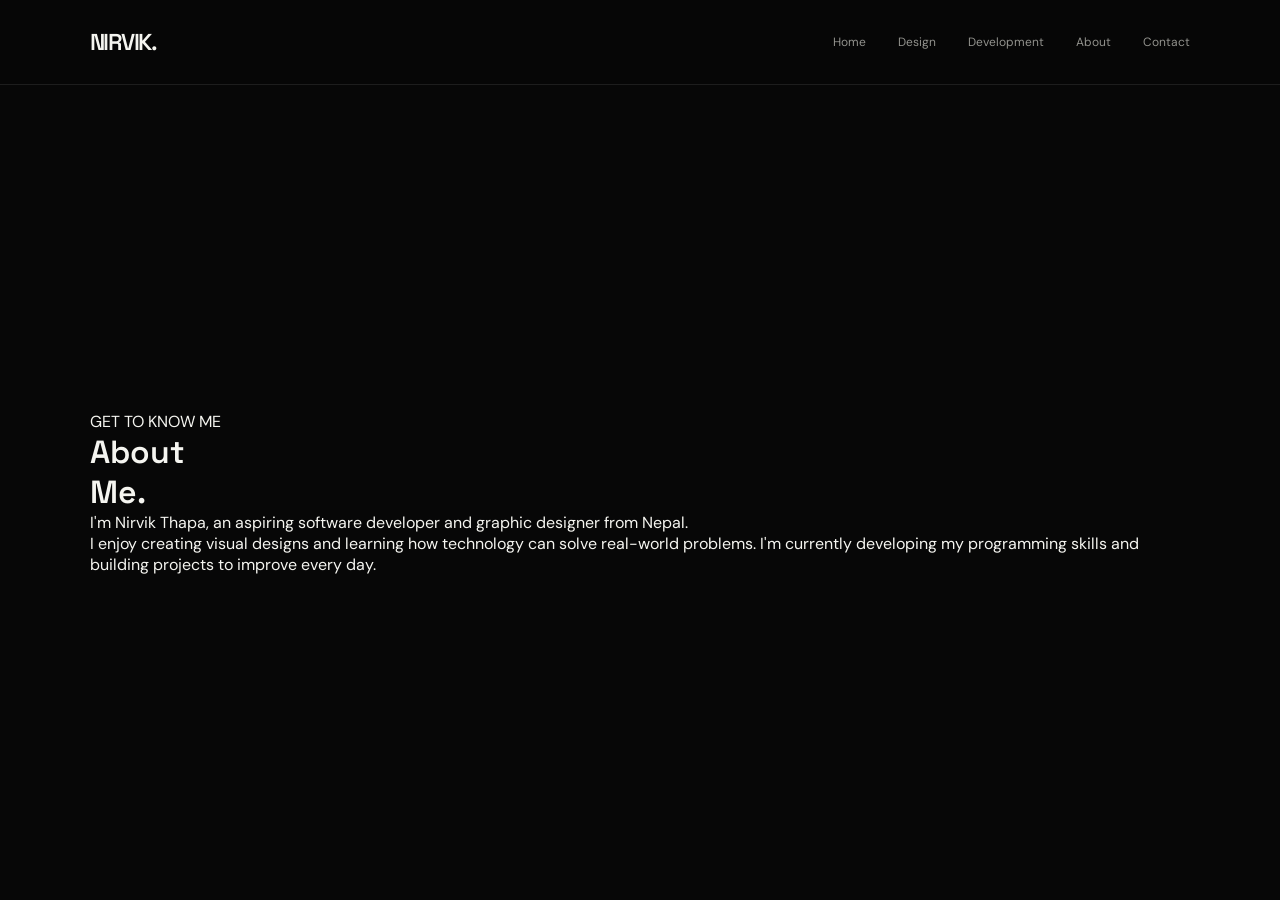
<file: about.html>
<!DOCTYPE html>
<html lang="en">
<head>
    <meta charset="UTF-8">
    <meta name="viewport" content="width=device-width, initial-scale=1.0">
    <title>About Me | Nirvik Thapa</title>
    <link rel="stylesheet" href="css/style.css">
</head>

<body>

    <header>
        <h2>NIRVIK.</h2>

        <nav>
            <a href="index.html">Home</a>
            <a href="design.html">Design</a>
            <a href="development.html">Development</a>
            <a href="about.html">About</a>
            <a href="contact.html">Contact</a>
        </nav>
    </header>

    <main class="hero">
        <p>GET TO KNOW ME</p>

        <h1>About<br>Me.</h1>

        <p>
            I'm Nirvik Thapa, an aspiring software developer
            and graphic designer from Nepal.
        </p>

        <p>
            I enjoy creating visual designs and learning
            how technology can solve real-world problems.
            I'm currently developing my programming skills
            and building projects to improve every day.
        </p>
    </main>

</body>
</html>
</file>
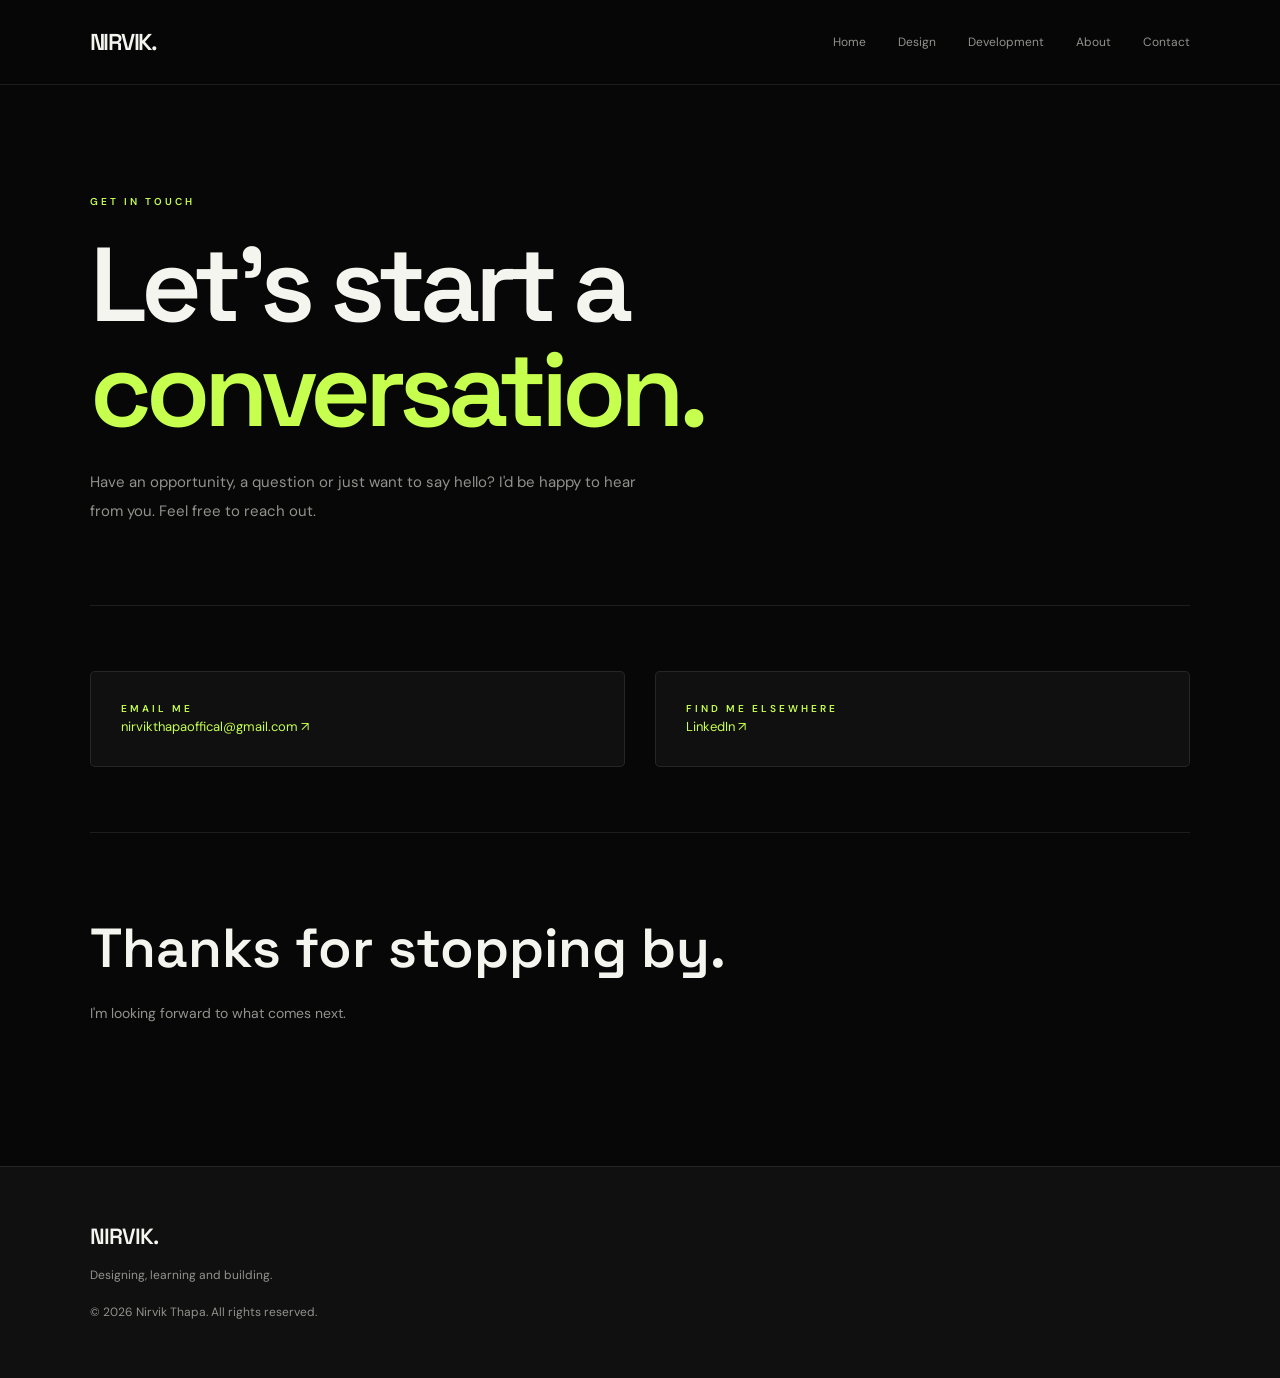
<file: contact.html>
<!DOCTYPE html>
<html lang="en">

<head>
    <meta charset="UTF-8">
    <meta name="viewport" content="width=device-width, initial-scale=1.0">

    <title>Contact | Nirvik Thapa</title>

    <meta name="description"
        content="Get in touch with Nirvik Thapa.">

    <link rel="stylesheet" href="css/style.css">
</head>

<body>

    <header>
        <h2>NIRVIK.</h2>

        <nav>
            <a href="index.html">Home</a>
            <a href="design.html">Design</a>
            <a href="development.html">Development</a>
            <a href="about.html">About</a>
            <a href="contact.html">Contact</a>
        </nav>
    </header>


    <main class="contact-page">

        <section class="contact-hero">

            <p class="section-label">GET IN TOUCH</p>

            <h1>
                Let's start a<br>
                <span>conversation.</span>
            </h1>

            <p class="contact-intro">
                Have an opportunity, a question or just want
                to say hello? I'd be happy to hear from you.
                Feel free to reach out.
            </p>

        </section>


        <section class="contact-details">

            <div class="contact-email">

                <p class="section-label">EMAIL ME</p>

                <a href="mailto:nirvikthapaoffical@gmail.com">
                    nirvikthapaoffical@gmail.com ↗
                </a>

            </div>


            <div class="contact-social">

                <p class="section-label">FIND ME ELSEWHERE</p>

                <a href="https://www.linkedin.com/in/nirvik-thapa-72b3aa437/"
   target="_blank"
   rel="noopener noreferrer">
    LinkedIn ↗
</a>
                

            </div>

        </section>


        <section class="contact-closing">

            <h2>Thanks for stopping by.</h2>

            <p>
                I'm looking forward to what comes next.
            </p>

        </section>

    </main>


    <footer class="site-footer">

        <h2>NIRVIK.</h2>

        <p>Designing, learning and building.</p>

        <p>© 2026 Nirvik Thapa. All rights reserved.</p>

    </footer>

</body>
</html>
</file>
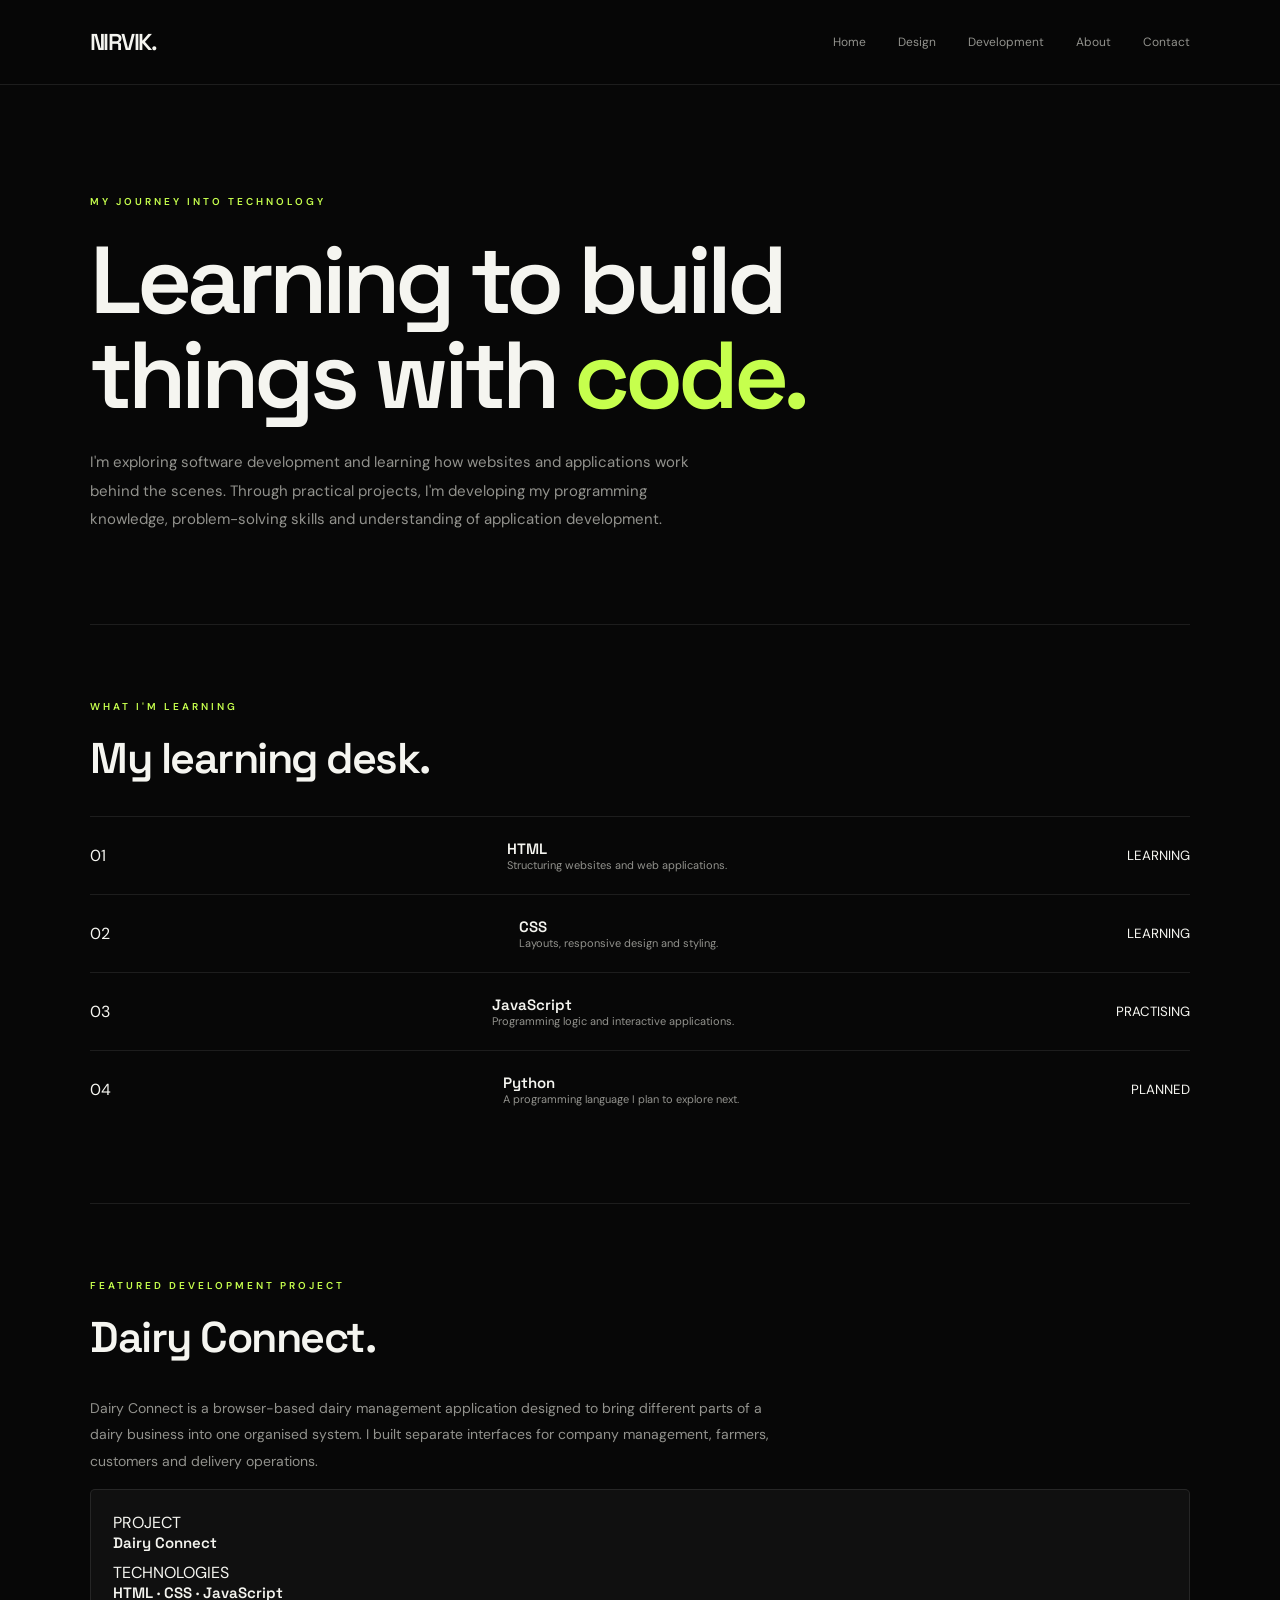
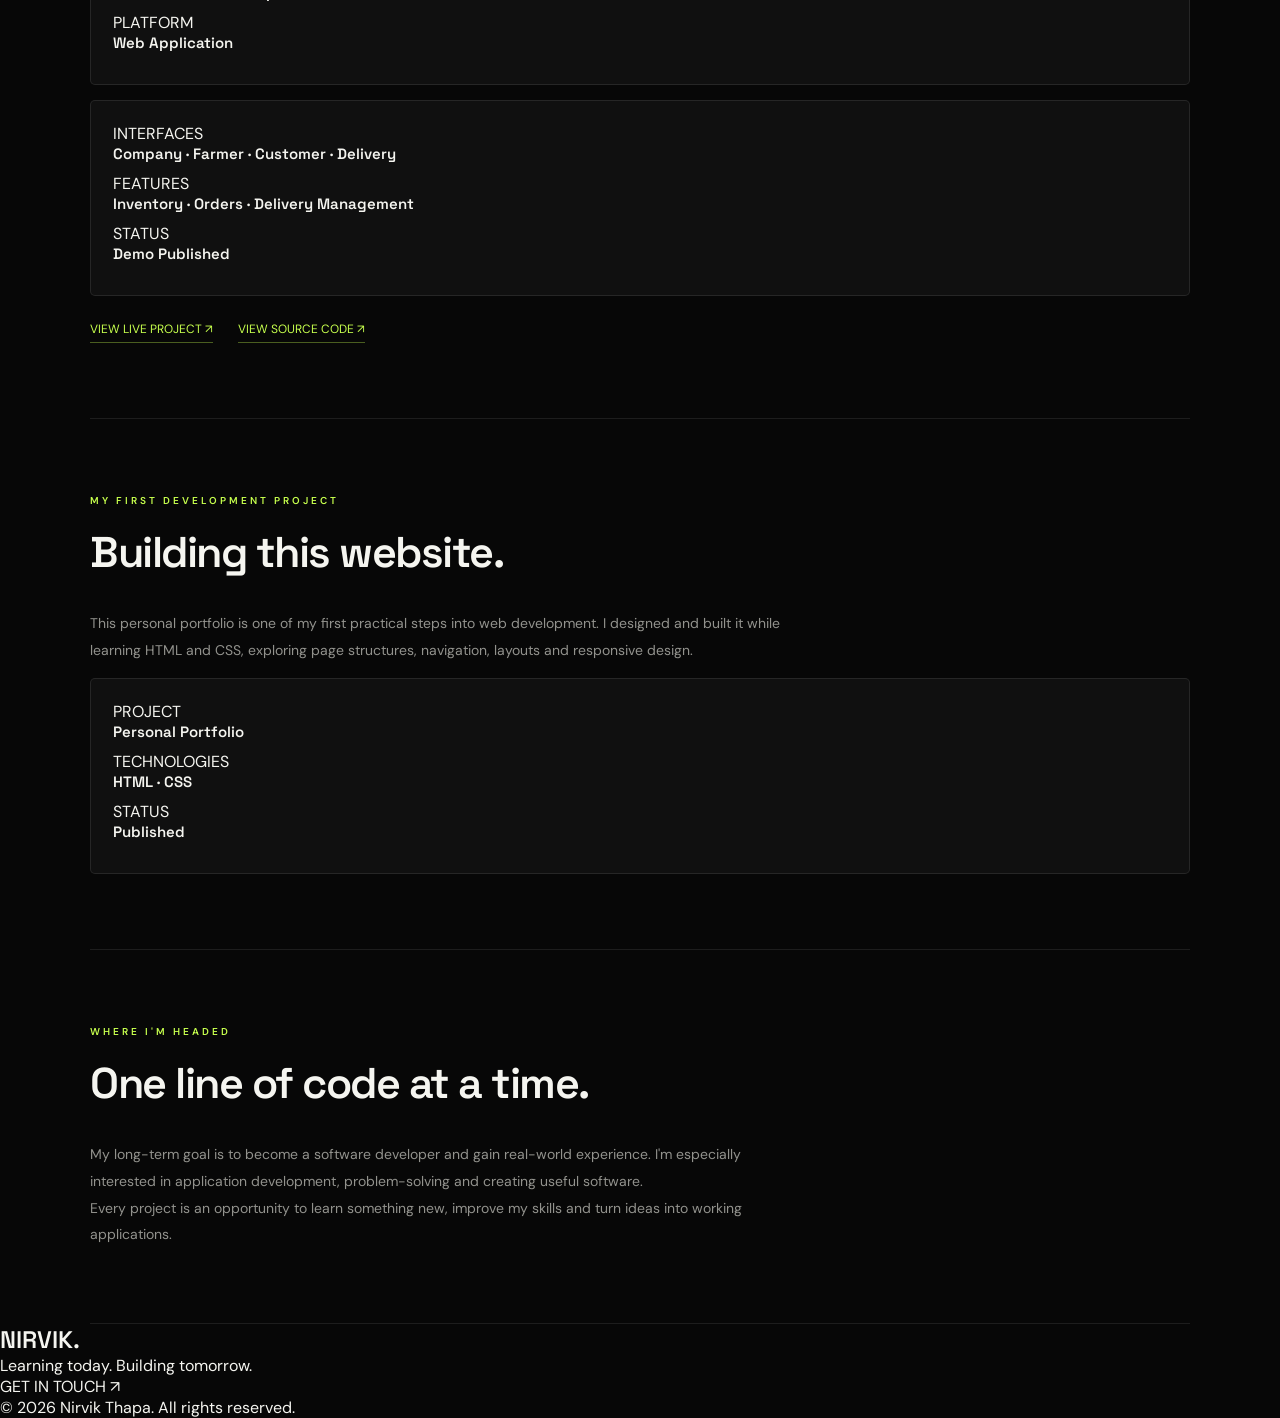
<file: development.html>
<!DOCTYPE html>
<html lang="en">

<head>
    <meta charset="UTF-8">
    <meta name="viewport" content="width=device-width, initial-scale=1.0">

    <title>Development | Nirvik Thapa</title>

    <meta name="description"
        content="Explore Nirvik Thapa's software development journey and projects, including Dairy Connect.">

    <link rel="stylesheet" href="css/style.css">
</head>

<body>

    <!-- NAVIGATION -->

    <header>
        <h2>NIRVIK.</h2>

        <nav>
            <a href="index.html">Home</a>
            <a href="design.html">Design</a>
            <a href="development.html">Development</a>
            <a href="about.html">About</a>
            <a href="contact.html">Contact</a>
        </nav>
    </header>


    <main class="dev-page">

        <!-- INTRODUCTION -->

        <section class="dev-hero">

            <p class="section-label">MY JOURNEY INTO TECHNOLOGY</p>

            <h1>
                Learning to build<br>
                things with <span>code.</span>
            </h1>

            <p class="dev-intro">
                I'm exploring software development and learning
                how websites and applications work behind the scenes.

                Through practical projects, I'm developing my
                programming knowledge, problem-solving skills
                and understanding of application development.
            </p>

        </section>


        <!-- CURRENT LEARNING -->

        <section class="dev-learning">

            <p class="section-label">WHAT I'M LEARNING</p>

            <h2>My learning desk.</h2>

            <div class="tech-list">

                <div class="tech-item">
                    <span>01</span>
                    <div>
                        <h3>HTML</h3>
                        <p>Structuring websites and web applications.</p>
                    </div>
                    <small>LEARNING</small>
                </div>

                <div class="tech-item">
                    <span>02</span>
                    <div>
                        <h3>CSS</h3>
                        <p>Layouts, responsive design and styling.</p>
                    </div>
                    <small>LEARNING</small>
                </div>

                <div class="tech-item">
                    <span>03</span>
                    <div>
                        <h3>JavaScript</h3>
                        <p>Programming logic and interactive applications.</p>
                    </div>
                    <small>PRACTISING</small>
                </div>

                <div class="tech-item">
                    <span>04</span>
                    <div>
                        <h3>Python</h3>
                        <p>A programming language I plan to explore next.</p>
                    </div>
                    <small>PLANNED</small>
                </div>

            </div>

        </section>


        <!-- FEATURED PROJECT: DAIRY CONNECT -->

        <section class="dev-project">

            <p class="section-label">FEATURED DEVELOPMENT PROJECT</p>

            <h2>Dairy Connect.</h2>

            <p>
                Dairy Connect is a browser-based dairy management
                application designed to bring different parts of
                a dairy business into one organised system.

                I built separate interfaces for company management,
                farmers, customers and delivery operations.
            </p>

            <div class="project-details">

                <div>
                    <span>PROJECT</span>
                    <h3>Dairy Connect</h3>
                </div>

                <div>
                    <span>TECHNOLOGIES</span>
                    <h3>HTML · CSS · JavaScript</h3>
                </div>

                <div>
                    <span>PLATFORM</span>
                    <h3>Web Application</h3>
                </div>

            </div>

            <div class="project-details">

                <div>
                    <span>INTERFACES</span>
                    <h3>Company · Farmer · Customer · Delivery</h3>
                </div>

                <div>
                    <span>FEATURES</span>
                    <h3>Inventory · Orders · Delivery Management</h3>
                </div>

                <div>
                    <span>STATUS</span>
                    <h3>Demo Published</h3>
                </div>

            </div>

            <div class="project-actions">

                <a href="https://nirvikthapaoffical-dev.github.io/dairy-connect/"
                   target="_blank"
                   rel="noopener noreferrer">
                    VIEW LIVE PROJECT ↗
                </a>

                <a href="https://github.com/nirvikthapaoffical-dev/dairy-connect"
                   target="_blank"
                   rel="noopener noreferrer">
                    VIEW SOURCE CODE ↗
                </a>

            </div>

        </section>


        <!-- PERSONAL PORTFOLIO PROJECT -->

        <section class="dev-project">

            <p class="section-label">MY FIRST DEVELOPMENT PROJECT</p>

            <h2>Building this website.</h2>

            <p>
                This personal portfolio is one of my first practical
                steps into web development.

                I designed and built it while learning HTML and CSS,
                exploring page structures, navigation, layouts
                and responsive design.
            </p>

            <div class="project-details">

                <div>
                    <span>PROJECT</span>
                    <h3>Personal Portfolio</h3>
                </div>

                <div>
                    <span>TECHNOLOGIES</span>
                    <h3>HTML · CSS</h3>
                </div>

                <div>
                    <span>STATUS</span>
                    <h3>Published</h3>
                </div>

            </div>

        </section>


        <!-- MY GOAL -->

        <section class="dev-goal">

            <p class="section-label">WHERE I'M HEADED</p>

            <h2>One line of code at a time.</h2>

            <p>
                My long-term goal is to become a software
                developer and gain real-world experience.

                I'm especially interested in application
                development, problem-solving and creating
                useful software.
            </p>

            <p>
                Every project is an opportunity to learn
                something new, improve my skills and turn
                ideas into working applications.
            </p>

        </section>

    </main>


    <!-- FOOTER -->

    <footer>

        <h2>NIRVIK.</h2>

        <p>Learning today. Building tomorrow.</p>

        <a href="contact.html">GET IN TOUCH ↗</a>

        <p>© 2026 Nirvik Thapa. All rights reserved.</p>

    </footer>

</body>
</html>
</file>
<file: css/style.css>
/* =========================================
   NIRVIK PORTFOLIO — MAIN DESIGN
   Dark Swiss Minimal + Floating Artwork
========================================= */

@import url('https://fonts.googleapis.com/css2?family=DM+Sans:wght@400;500;600;700&family=Space+Grotesk:wght@400;500;600;700&display=swap');

:root {
    --bg: #070707;
    --surface: #101010;
    --surface-2: #171717;
    --text: #f5f5f0;
    --muted: #92928d;
    --dim: #666660;
    --lime: #c6ff4d;
    --line: rgba(255,255,255,0.12);
    --rule: rgba(255,255,255,0.09);
    --accent-line: rgba(198,255,77,0.35);
    --accent-text: #c6ff4d;
    --header-bg: rgba(7,7,7,0.82);
}

:root[data-theme="light"] {
    --bg: #f7f7f5;
    --surface: #ffffff;
    --surface-2: #eeeeeb;
    --text: #111111;
    --muted: #666660;
    --dim: #92928d;
    --lime: #8dbb27;
    --line: rgba(0,0,0,0.14);
    --rule: rgba(0,0,0,0.09);
    --accent-line: rgba(141,187,39,0.4);
    --accent-text: #668d13;
    --header-bg: rgba(247,247,245,0.85);
}

/* RESET */

* {
    margin: 0;
    padding: 0;
    box-sizing: border-box;
}

html {
    scroll-behavior: smooth;
    background: var(--bg);
}

body {
    background: var(--bg);
    color: var(--text);
    font-family: 'DM Sans', sans-serif;
    overflow-x: hidden;
    min-height: 100vh;
    animation: pageIn 0.7s ease both;
}

a {
    color: inherit;
    text-decoration: none;
}

img {
    display: block;
    max-width: 100%;
}

button {
    font: inherit;
}

/* TYPOGRAPHY */

h1, h2, h3, h4 {
    font-family: 'Space Grotesk', sans-serif;
    font-weight: 600;
}

::selection {
    background: var(--lime);
    color: #070707;
}

/* =========================================
   PAGE TRANSITION — 3D PAGE TURN
========================================= */

@view-transition {
    navigation: auto;
}

::view-transition-old(root) {
    animation: pageTurnOut 0.55s ease both;
    transform-origin: left center;
}

::view-transition-new(root) {
    animation: pageTurnIn 0.65s ease both;
    transform-origin: right center;
}

@keyframes pageTurnOut {
    from {
        opacity: 1;
        transform: perspective(1400px) rotateY(0deg);
    }
    to {
        opacity: 0;
        transform: perspective(1400px) rotateY(-75deg);
    }
}

@keyframes pageTurnIn {
    from {
        opacity: 0;
        transform: perspective(1400px) rotateY(65deg);
    }
    to {
        opacity: 1;
        transform: perspective(1400px) rotateY(0deg);
    }
}

@keyframes pageIn {
    from {
        opacity: 0;
    }
    to {
        opacity: 1;
    }
}

/* =========================================
   HEADER & NAVIGATION
========================================= */

header {
    width: 100%;
    min-height: 85px;
    padding: 0 7%;
    display: flex;
    align-items: center;
    justify-content: space-between;
    gap: 30px;
    position: sticky;
    top: 0;
    z-index: 100;
    background: var(--header-bg);
    backdrop-filter: blur(18px);
    -webkit-backdrop-filter: blur(18px);
    border-bottom: 1px solid var(--rule);
}

header h2 {
    font-size: 23px;
    letter-spacing: -1.5px;
}

header nav {
    display: flex;
    align-items: center;
    gap: 32px;
}

header nav a {
    font-size: 12px;
    color: var(--muted);
    transition: 0.3s ease;
    position: relative;
}

header nav a::after {
    content: "";
    position: absolute;
    left: 0;
    bottom: -7px;
    width: 0;
    height: 1px;
    background: var(--lime);
    transition: width 0.3s ease;
}

header nav a:hover {
    color: var(--text);
}

header nav a:hover::after {
    width: 100%;
}

/* =========================================
   HOMEPAGE
========================================= */

.hero {
    width: 86%;
    max-width: 1450px;
    margin: auto;
    min-height: calc(100vh - 85px);
    display: flex;
    flex-direction: column;
    justify-content: center;
}

.hero-layout {
    display: grid;
    grid-template-columns: 1.15fr 0.85fr;
    align-items: center;
    gap: 70px;
    padding: 65px 0;
}

.hero-copy {
    animation: fadeUp 0.9s ease both;
}

.hero-copy > p:first-child,
.section-label {
    color: var(--lime);
    font-size: 10px;
    letter-spacing: 3px;
    font-weight: 600;
    text-transform: uppercase;
}

.hero-copy h1 {
    font-size: clamp(55px, 8vw, 110px);
    line-height: 0.98;
    letter-spacing: -7px;
    margin: 25px 0;
}

.hero-copy h1 span {
    color: var(--lime);
}

.intro {
    color: var(--muted);
    font-size: 16px;
    line-height: 1.9;
    max-width: 480px;
}

.hero-button {
    display: inline-flex;
    align-items: center;
    gap: 20px;
    margin-top: 35px;
    padding: 15px 23px;
    background: var(--lime);
    color: #080808;
    font-size: 12px;
    font-weight: 700;
    border-radius: 3px;
    transition: 0.3s ease;
}

.hero-button:hover {
    transform: translateY(-5px);
    box-shadow: 0 12px 35px rgba(198,255,77,0.16);
}

/* SOCIAL LINKS */

.social-links {
    display: flex;
    gap: 14px;
    margin-top: 30px;
}

.social-links a {
    width: 42px;
    height: 42px;
    display: flex;
    align-items: center;
    justify-content: center;
    border: 1px solid var(--line);
    border-radius: 50%;
    color: var(--muted);
    transition: 0.3s ease;
}

.social-links a:hover {
    color: var(--lime);
    border-color: var(--lime);
    transform: translateY(-5px);
}

.social-links svg {
    width: 17px;
    height: 17px;
    fill: currentColor;
}

/* HOMEPAGE PORTRAIT */

.hero-portrait {
    display: flex;
    align-items: center;
    justify-content: center;
    animation: fadeUp 1.1s ease both;
}

.portrait-circle {
    width: min(100%, 420px);
    aspect-ratio: 1 / 1;
    border-radius: 50%;
    overflow: hidden;
    position: relative;
    border: 1px solid var(--line);
    animation: portraitFloat 6s ease-in-out infinite;
    box-shadow: 0 30px 90px rgba(0,0,0,0.35);
}

.portrait-circle img {
    width: 100%;
    height: 100%;
    object-fit: cover;
    filter: grayscale(100%);
    transition: 0.7s ease;
}

.portrait-circle:hover img {
    filter: grayscale(0%);
    transform: scale(1.06);
}

@keyframes portraitFloat {
    0%, 100% {
        transform: translateY(0);
    }
    50% {
        transform: translateY(-15px);
    }
}

.hero-portrait p {
    color: var(--muted);
    font-size: 11px;
    margin-top: 18px;
    text-align: center;
}

.hero-bottom {
    display: flex;
    justify-content: space-between;
    gap: 20px;
    padding: 25px 0;
    border-top: 1px solid var(--rule);
    color: var(--dim);
    font-size: 10px;
    letter-spacing: 1px;
    text-transform: uppercase;
}

/* =========================================
   GRAPHIC DESIGN — FLOATING ARTWORK
========================================= */

.projects {
    width: 86%;
    max-width: 1450px;
    margin: 50px auto 120px;
    display: grid;
    grid-template-columns: repeat(2, minmax(0, 1fr));
    gap: 75px 45px;
}

.project-card {
    position: relative;
    animation: artworkFloat 6s ease-in-out infinite;
    transition: transform 0.45s ease;
}

.project-card:nth-child(2) {
    animation-delay: -1.2s;
}

.project-card:nth-child(3) {
    animation-delay: -2.4s;
}

.project-card:nth-child(4) {
    animation-delay: -3.6s;
}

.project-card:nth-child(5) {
    animation-delay: -1.8s;
}

.project-card:nth-child(6) {
    animation-delay: -3s;
}

.project-card:nth-child(7) {
    animation-delay: -4.2s;
}

@keyframes artworkFloat {
    0%, 100% {
        transform: translateY(0);
    }
    50% {
        transform: translateY(-12px);
    }
}

.project-card:hover {
    transform: translateY(-15px) scale(1.015);
    animation-play-state: paused;
}

.project-card img {
    width: 100%;
    height: auto;
    max-height: 650px;
    object-fit: contain;
    border-radius: 4px;
    background: var(--surface);
    box-shadow: 0 20px 55px rgba(0,0,0,0.25);
    transition: 0.5s ease;
}

.project-card:hover img {
    box-shadow: 0 30px 70px rgba(0,0,0,0.5);
}

.project-card h2 {
    font-size: 18px;
    margin-top: 22px;
    letter-spacing: -0.5px;
}

.project-card p {
    font-size: 11px;
    color: var(--muted);
    margin-top: 8px;
    letter-spacing: 1px;
}

/* =========================================
   DEVELOPMENT PAGE
========================================= */

.dev-page,
.contact-page,
.about-page {
    width: 86%;
    max-width: 1100px;
    margin: auto;
}

.dev-hero {
    padding: 110px 0 90px;
    border-bottom: 1px solid var(--rule);
}

.dev-hero h1 {
    font-size: clamp(50px, 8vw, 95px);
    line-height: 1;
    letter-spacing: -5px;
    margin: 25px 0;
}

.dev-hero h1 span {
    color: var(--lime);
}

.dev-intro {
    color: var(--muted);
    max-width: 600px;
    font-size: 15px;
    line-height: 1.9;
}

.dev-learning,
.dev-project,
.dev-goal {
    padding: 75px 0;
    border-bottom: 1px solid var(--rule);
}

.dev-learning h2,
.dev-project h2,
.dev-goal h2 {
    font-size: clamp(28px, 4vw, 43px);
    margin: 18px 0 30px;
    letter-spacing: -1.5px;
}

.tech-list {
    margin-top: 30px;
}

.tech-item {
    display: flex;
    justify-content: space-between;
    align-items: center;
    padding: 22px 0;
    border-top: 1px solid var(--rule);
    transition: 0.3s ease;
}

.tech-item:hover {
    padding-left: 12px;
    color: var(--lime);
}

.tech-item h3 {
    font-size: 15px;
}

.tech-item p {
    font-size: 11px;
    color: var(--muted);
}

.dev-project > p:not(.section-label),
.dev-goal > p:not(.section-label) {
    max-width: 700px;
    color: var(--muted);
    font-size: 14px;
    line-height: 1.9;
}

.project-details {
    padding: 22px;
    margin-top: 15px;
    background: var(--surface);
    border: 1px solid var(--rule);
    border-radius: 5px;
    transition: 0.3s ease;
}

.project-details:hover {
    border-color: var(--accent-line);
    transform: translateY(-4px);
}

.project-details h3 {
    font-size: 15px;
    margin-bottom: 10px;
}

.project-details p {
    color: var(--muted);
    font-size: 12px;
    line-height: 1.8;
}

.project-actions {
    display: flex;
    gap: 25px;
    flex-wrap: wrap;
    margin-top: 25px;
}

.project-actions a {
    color: var(--lime);
    font-size: 12px;
    border-bottom: 1px solid var(--accent-line);
    padding-bottom: 5px;
    transition: 0.3s ease;
}

.project-actions a:hover {
    color: var(--text);
    border-color: var(--text);
}

/* =========================================
   ABOUT PAGE
========================================= */

.about-hero {
    padding: 110px 0 85px;
    border-bottom: 1px solid var(--rule);
}

.about-hero h1 {
    font-size: clamp(48px, 7vw, 85px);
    line-height: 1.06;
    letter-spacing: -4px;
    margin: 25px 0;
}

.about-hero h1 span {
    color: var(--lime);
}

.about-lead {
    max-width: 650px;
    color: var(--muted);
    font-size: 15px;
    line-height: 1.9;
}

.about-education,
.about-interests,
.about-future {
    padding: 70px 0;
    border-bottom: 1px solid var(--rule);
}

.education-item {
    display: grid;
    grid-template-columns: 100px 1fr;
    gap: 20px;
    padding: 23px 0;
    border-top: 1px solid var(--rule);
}

.education-item > span {
    color: var(--lime);
    font-size: 13px;
}

.education-item h3 {
    font-size: 16px;
    margin-bottom: 7px;
}

.education-item p {
    color: var(--muted);
    font-size: 12px;
}

.interest-list {
    display: flex;
    flex-wrap: wrap;
    gap: 12px;
    margin-top: 25px;
}

.interest-list span {
    border: 1px solid var(--line);
    border-radius: 40px;
    padding: 10px 18px;
    color: var(--muted);
    font-size: 12px;
    transition: 0.3s ease;
}

.interest-list span:hover {
    border-color: var(--lime);
    color: var(--lime);
    transform: translateY(-4px);
}

.about-future h2 {
    font-size: clamp(30px, 4vw, 45px);
    margin: 18px 0 20px;
}

.about-future > p:not(.section-label) {
    max-width: 650px;
    color: var(--muted);
    font-size: 14px;
    line-height: 1.9;
}

/* =========================================
   CONTACT PAGE
========================================= */

.contact-hero {
    padding: 110px 0 80px;
    border-bottom: 1px solid var(--rule);
}

.contact-hero h1 {
    font-size: clamp(55px, 9vw, 105px);
    line-height: 1;
    letter-spacing: -6px;
    margin: 25px 0;
}

.contact-hero h1 span {
    color: var(--lime);
}

.contact-intro {
    max-width: 550px;
    color: var(--muted);
    font-size: 15px;
    line-height: 1.9;
}

.contact-details {
    display: grid;
    grid-template-columns: 1fr 1fr;
    gap: 30px;
    padding: 65px 0;
    border-bottom: 1px solid var(--rule);
}

.contact-email,
.contact-social {
    padding: 30px;
    background: var(--surface);
    border: 1px solid var(--rule);
    border-radius: 5px;
    transition: 0.3s ease;
}

.contact-email:hover,
.contact-social:hover {
    transform: translateY(-6px);
    border-color: var(--accent-line);
}

.contact-details h3 {
    font-size: 14px;
    margin-bottom: 15px;
}

.contact-details a {
    color: var(--lime);
    font-size: 13px;
    overflow-wrap: anywhere;
}

.contact-closing {
    padding: 80px 0;
}

.contact-closing h2 {
    font-size: clamp(30px, 5vw, 55px);
    margin-bottom: 18px;
}

.contact-closing p {
    color: var(--muted);
    font-size: 14px;
    line-height: 1.8;
}

/* =========================================
   FOOTER
========================================= */

.site-footer {
    padding: 55px 7%;
    border-top: 1px solid var(--rule);
    background: var(--surface);
    margin-top: 60px;
}

.site-footer h2 {
    font-size: 22px;
    letter-spacing: -1px;
}

.site-footer p {
    color: var(--muted);
    font-size: 12px;
    margin-top: 15px;
    line-height: 1.8;
}

.site-footer a {
    display: inline-block;
    color: var(--lime);
    font-size: 11px;
    margin-top: 20px;
    border-bottom: 1px solid var(--accent-line);
    padding-bottom: 6px;
}

/* =========================================
   SCROLL REVEAL
========================================= */

.reveal {
    opacity: 0;
    transform: translateY(35px);
    transition: opacity 0.8s ease, transform 0.8s ease;
}

.reveal.active {
    opacity: 1;
    transform: translateY(0);
}

.reveal-card {
    transition: transform 0.5s ease, opacity 0.5s ease;
}

/* =========================================
   DECORATIVE ELEMENTS
========================================= */

.deco {
    position: absolute;
    pointer-events: none;
    border: 1px solid var(--accent-line);
    border-radius: 50%;
    opacity: 0.35;
    animation: decoFloat 8s ease-in-out infinite;
}

.d1 {
    width: 90px;
    height: 90px;
}

.d2 {
    width: 45px;
    height: 45px;
    animation-delay: -2s;
}

.d3 {
    width: 130px;
    height: 130px;
    animation-delay: -4s;
}

.d4 {
    width: 20px;
    height: 20px;
    animation-delay: -1s;
}

.d5 {
    width: 65px;
    height: 65px;
    animation-delay: -3s;
}

.d6 {
    width: 35px;
    height: 35px;
    animation-delay: -5s;
}

@keyframes decoFloat {
    0%, 100% {
        transform: translateY(0) rotate(0deg);
    }
    50% {
        transform: translateY(-20px) rotate(45deg);
    }
}

/* =========================================
   ANIMATIONS
========================================= */

@keyframes fadeUp {
    from {
        opacity: 0;
        transform: translateY(30px);
    }
    to {
        opacity: 1;
        transform: translateY(0);
    }
}

/* =========================================
   RESPONSIVE DESIGN
========================================= */

@media (max-width: 900px) {
    header {
        padding: 20px 5%;
        flex-wrap: wrap;
    }

    header nav {
        gap: 18px;
        flex-wrap: wrap;
    }

    .hero {
        width: 90%;
    }

    .hero-layout {
        gap: 35px;
    }

    .hero-copy h1 {
        font-size: clamp(48px, 8vw, 75px);
        letter-spacing: -4px;
    }

    .projects {
        width: 90%;
        gap: 50px 25px;
    }
}

@media (max-width: 650px) {
    header {
        min-height: auto;
        padding: 20px 5%;
        align-items: flex-start;
        flex-direction: column;
        gap: 18px;
    }

    header nav {
        width: 100%;
        gap: 17px;
    }

    header nav a {
        font-size: 10px;
    }

    .hero {
        min-height: auto;
    }

    .hero-layout {
        grid-template-columns: 1fr;
        padding: 65px 0;
        gap: 55px;
    }

    .hero-copy h1 {
        font-size: 62px;
        letter-spacing: -4px;
    }

    .hero-portrait {
        max-width: 330px;
        margin: auto;
    }

    .hero-bottom {
        flex-direction: column;
        gap: 12px;
    }

    .projects {
        grid-template-columns: 1fr;
        gap: 50px;
        margin-top: 35px;
    }

    .project-card img {
        max-height: none;
    }

    .dev-page,
    .contact-page,
    .about-page {
        width: 90%;
    }

    .dev-hero,
    .contact-hero,
    .about-hero {
        padding: 75px 0 60px;
    }

    .dev-hero h1,
    .contact-hero h1,
    .about-hero h1 {
        letter-spacing: -3px;
    }

    .dev-learning,
    .dev-project,
    .dev-goal,
    .about-education,
    .about-interests,
    .about-future {
        padding: 50px 0;
    }

    .contact-details {
        grid-template-columns: 1fr;
        padding: 45px 0;
    }

    .education-item {
        grid-template-columns: 65px 1fr;
    }

    .site-footer {
        padding: 40px 5%;
    }
}

/* ACCESSIBILITY */

@media (prefers-reduced-motion: reduce) {
    *,
    *::before,
    *::after {
        scroll-behavior: auto !important;
        animation-duration: 0.01ms !important;
        animation-iteration-count: 1 !important;
        transition-duration: 0.01ms !important;
    }
}

/* SIMPLE ROTATING ARTWORK WITH NEON GLOW */

.project-card {
    position: relative;
    isolation: isolate;
    animation: artworkMotion 7s ease-in-out infinite;
}

.project-card::before {
    content: "";
    position: absolute;
    inset: 12% 8%;
    background: var(--lime);
    filter: blur(55px);
    opacity: 0.13;
    z-index: -1;
    border-radius: 50%;
    transition: opacity 0.4s ease;
}

.project-card img {
    position: relative;
    z-index: 1;
    width: 100%;
    height: auto;
    object-fit: contain;
    transform-origin: center;
    transition: filter 0.4s ease;
}

@keyframes artworkMotion {
    0%, 100% {
        transform: translateY(0) rotate(-1deg);
    }
    50% {
        transform: translateY(-9px) rotate(1deg);
    }
}

.project-card:hover {
    animation-play-state: paused;
    transform: translateY(-8px) scale(1.02);
}

.project-card:hover::before {
    opacity: 0.3;
}

@media (max-width: 650px) {
    .project-card {
        animation-duration: 8s;
    }

    .project-card::before {
        filter: blur(35px);
        opacity: 0.12;
    }
}

@media (prefers-reduced-motion: reduce) {
    .project-card {
        animation: none;
    }
}


/* =================================
   GRAPHIC DESIGN SOLAR SYSTEM
================================= */

.projects {
    position: relative;
    display: block;
    width: 100%;
    max-width: 1100px;
    height: 780px;
    margin: 60px auto 100px;
    overflow: hidden;
}

/* CENTRAL GLOWING SUN */

.projects::before {
    content: "NIRVIK";
    position: absolute;
    top: 50%;
    left: 50%;
    width: 150px;
    height: 150px;
    transform: translate(-50%, -50%);
    display: flex;
    align-items: center;
    justify-content: center;
    border-radius: 50%;
    background: radial-gradient(circle, #eaffad 0%, #c6ff4d 30%, #6f9c1b 65%, transparent 75%);
    box-shadow:
        0 0 35px #c6ff4d,
        0 0 90px rgba(198,255,77,0.5),
        0 0 160px rgba(198,255,77,0.2);
    color: #070707;
    font-family: 'Space Grotesk', sans-serif;
    font-weight: 700;
    font-size: 19px;
    z-index: 2;
}

/* ORBIT PATH */

.projects::after {
    content: "";
    position: absolute;
    width: 75%;
    height: 72%;
    top: 50%;
    left: 50%;
    transform: translate(-50%, -50%);
    border: 1px solid rgba(198,255,77,0.22);
    border-radius: 50%;
    box-shadow: 0 0 20px rgba(198,255,77,0.06);
    pointer-events: none;
}

/* ARTWORK PLANETS */

.project-card {
    position: absolute;
    width: 165px;
    left: 50%;
    top: 50%;
    z-index: 3;
    margin: 0;
    animation: planetOrbit 32s linear infinite;
    transform: translate(-50%, -50%);
}

.project-card img {
    width: 100%;
    height: 125px;
    object-fit: contain;
    background: transparent;
    filter: drop-shadow(0 0 10px rgba(198,255,77,0.25));
    transition: filter 0.3s ease;
}

.project-card h2 {
    font-size: 13px;
    text-align: center;
    margin-top: 8px;
}

.project-card p {
    text-align: center;
    font-size: 10px;
}

.project-card:hover img {
    filter: drop-shadow(0 0 18px #c6ff4d);
}

/* CLOCKWISE ORBIT */

@keyframes planetOrbit {
    0% {
        left: 50%;
        top: 10%;
    }
    25% {
        left: 90%;
        top: 50%;
    }
    50% {
        left: 50%;
        top: 90%;
    }
    75% {
        left: 10%;
        top: 50%;
    }
    100% {
        left: 50%;
        top: 10%;
    }
}

/* SPACE THE PLANETS AROUND THE ORBIT */

.project-card:nth-child(1) { animation-delay: 0s; }
.project-card:nth-child(2) { animation-delay: -4.57s; }
.project-card:nth-child(3) { animation-delay: -9.14s; }
.project-card:nth-child(4) { animation-delay: -13.71s; }
.project-card:nth-child(5) { animation-delay: -18.28s; }
.project-card:nth-child(6) { animation-delay: -22.85s; }
.project-card:nth-child(7) { animation-delay: -27.42s; }

/* MOBILE */

@media (max-width: 650px) {
    .projects {
        height: 570px;
        margin: 30px auto 70px;
    }

    .projects::before {
        width: 90px;
        height: 90px;
        font-size: 13px;
    }

    .projects::after {
        width: 88%;
        height: 68%;
    }

    .project-card {
        width: 95px;
    }

    .project-card img {
        height: 75px;
    }

    .project-card h2 {
        font-size: 10px;
    }

    .project-card p {
        font-size: 8px;
    }
}

@media (prefers-reduced-motion: reduce) {
    .project-card {
        animation: none;
    }
}

/* REMOVE CENTRAL SUN AND TEXT */

.projects::before {
    display: none;
}
</file>
